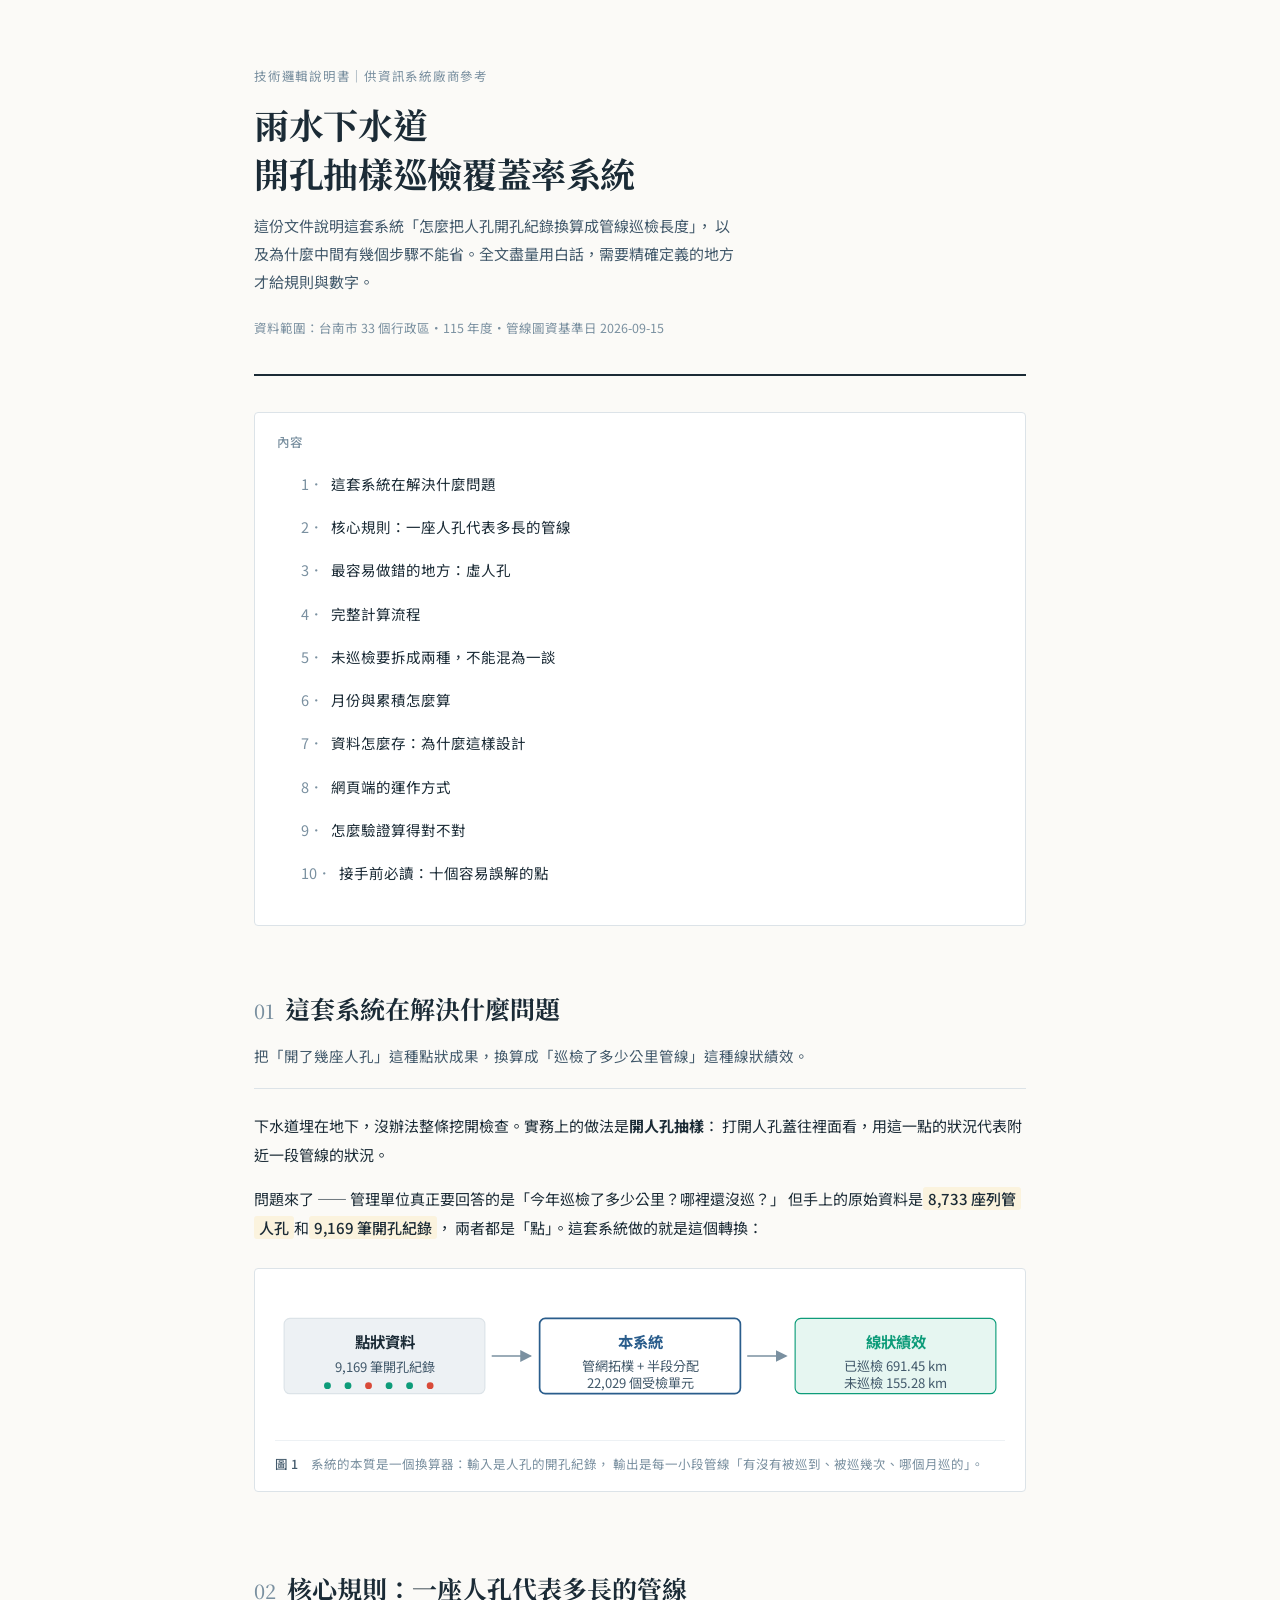
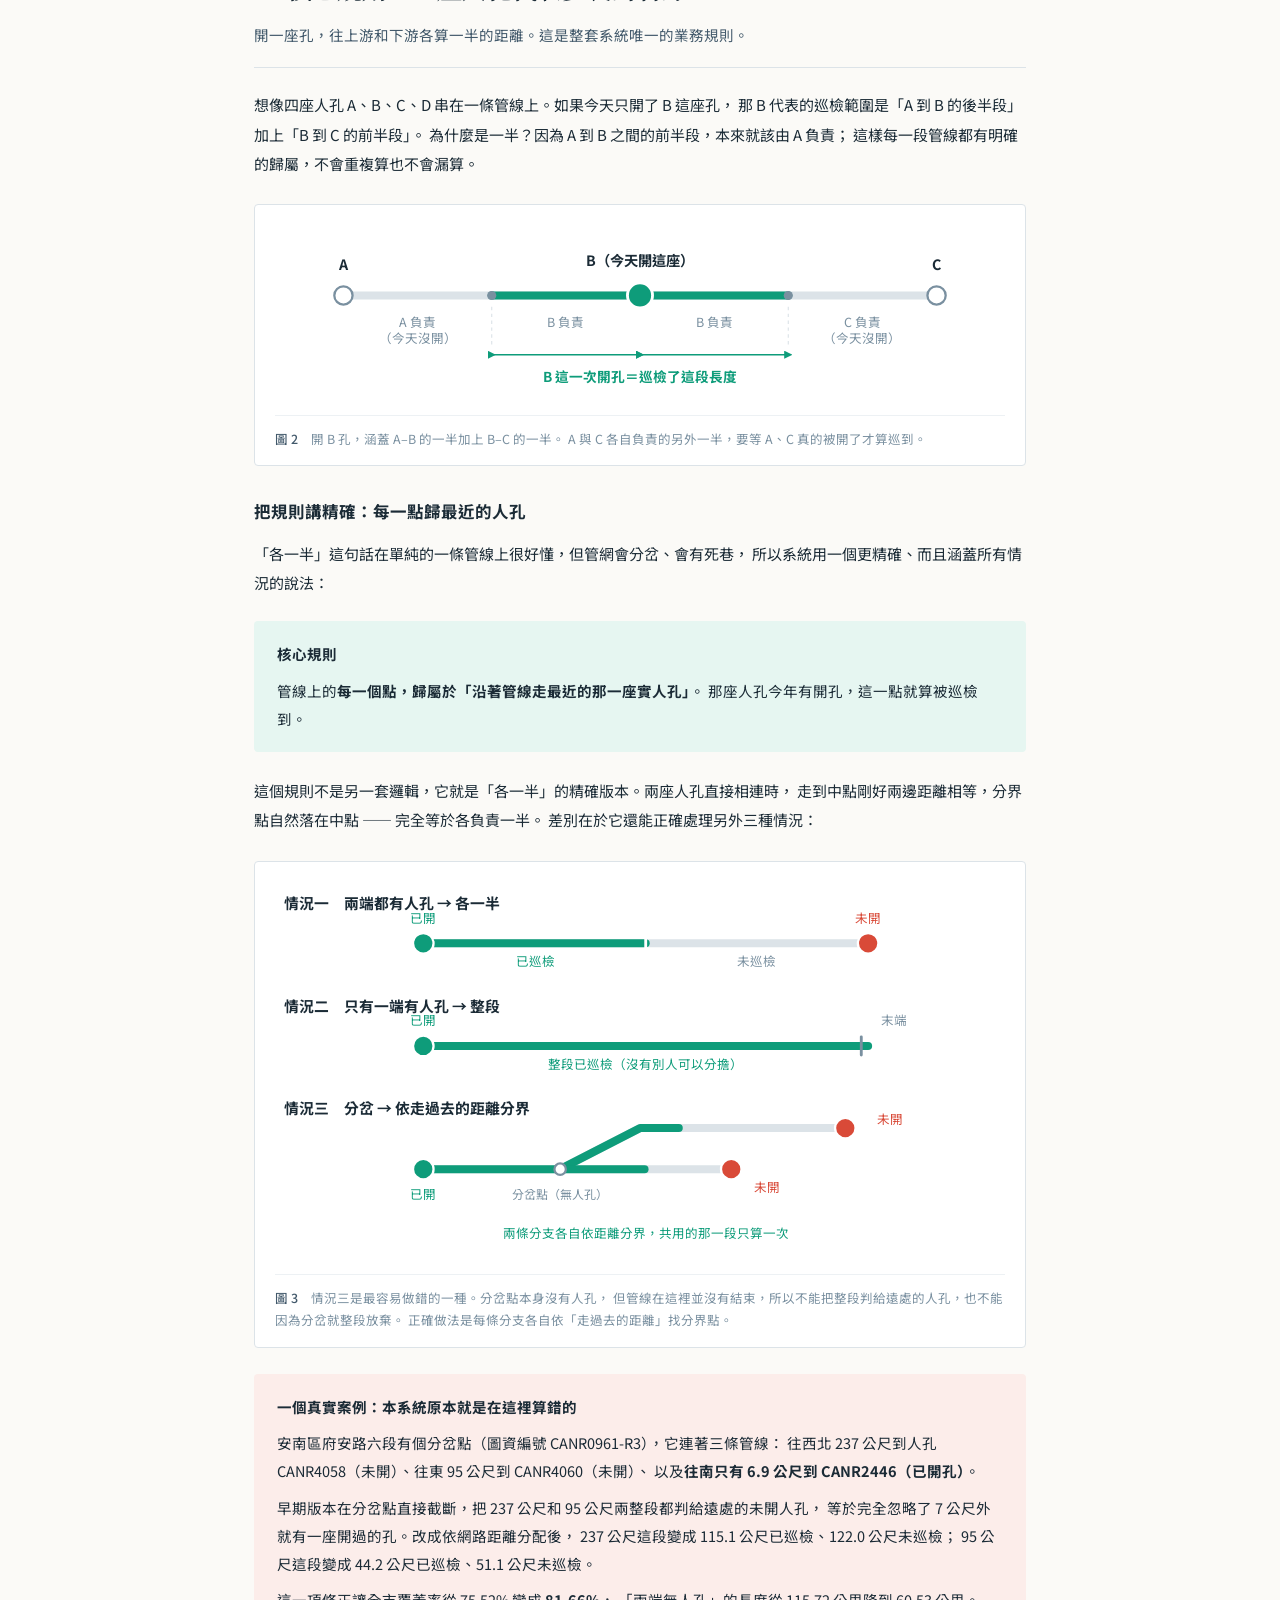
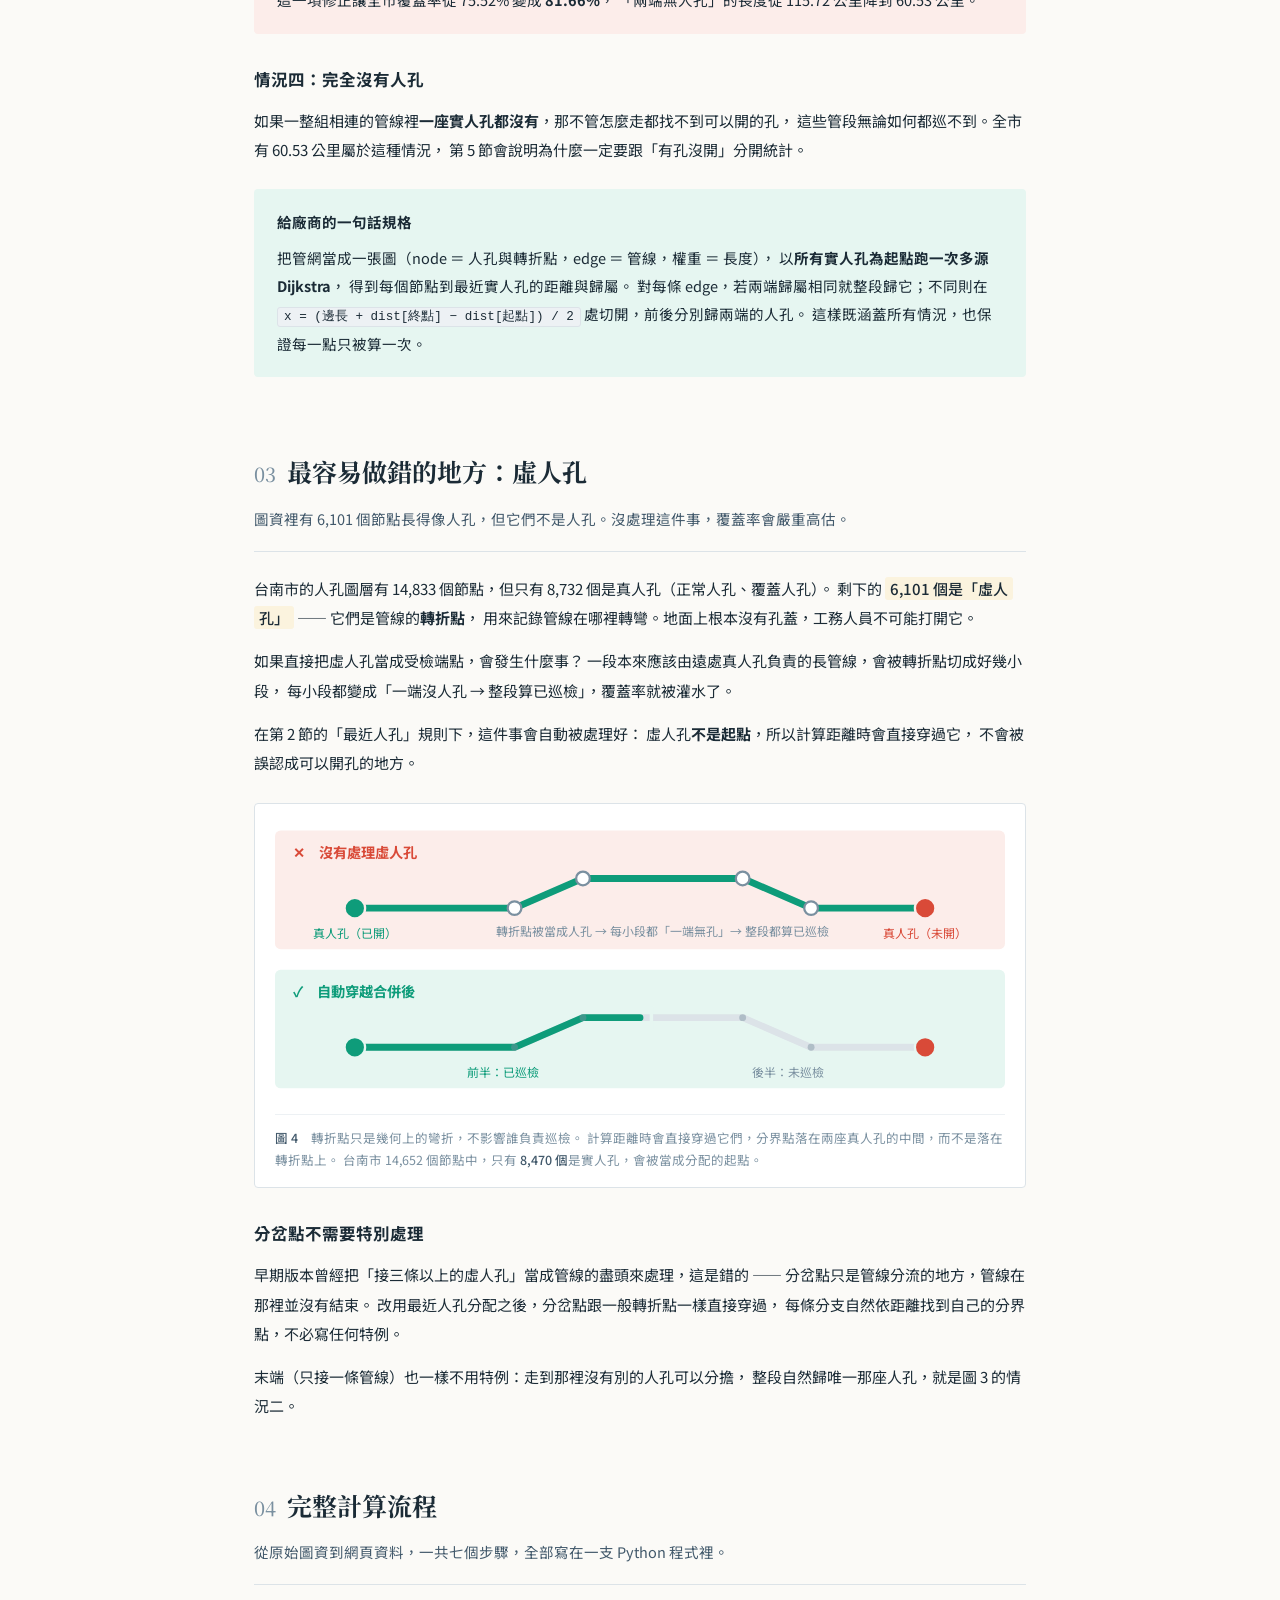
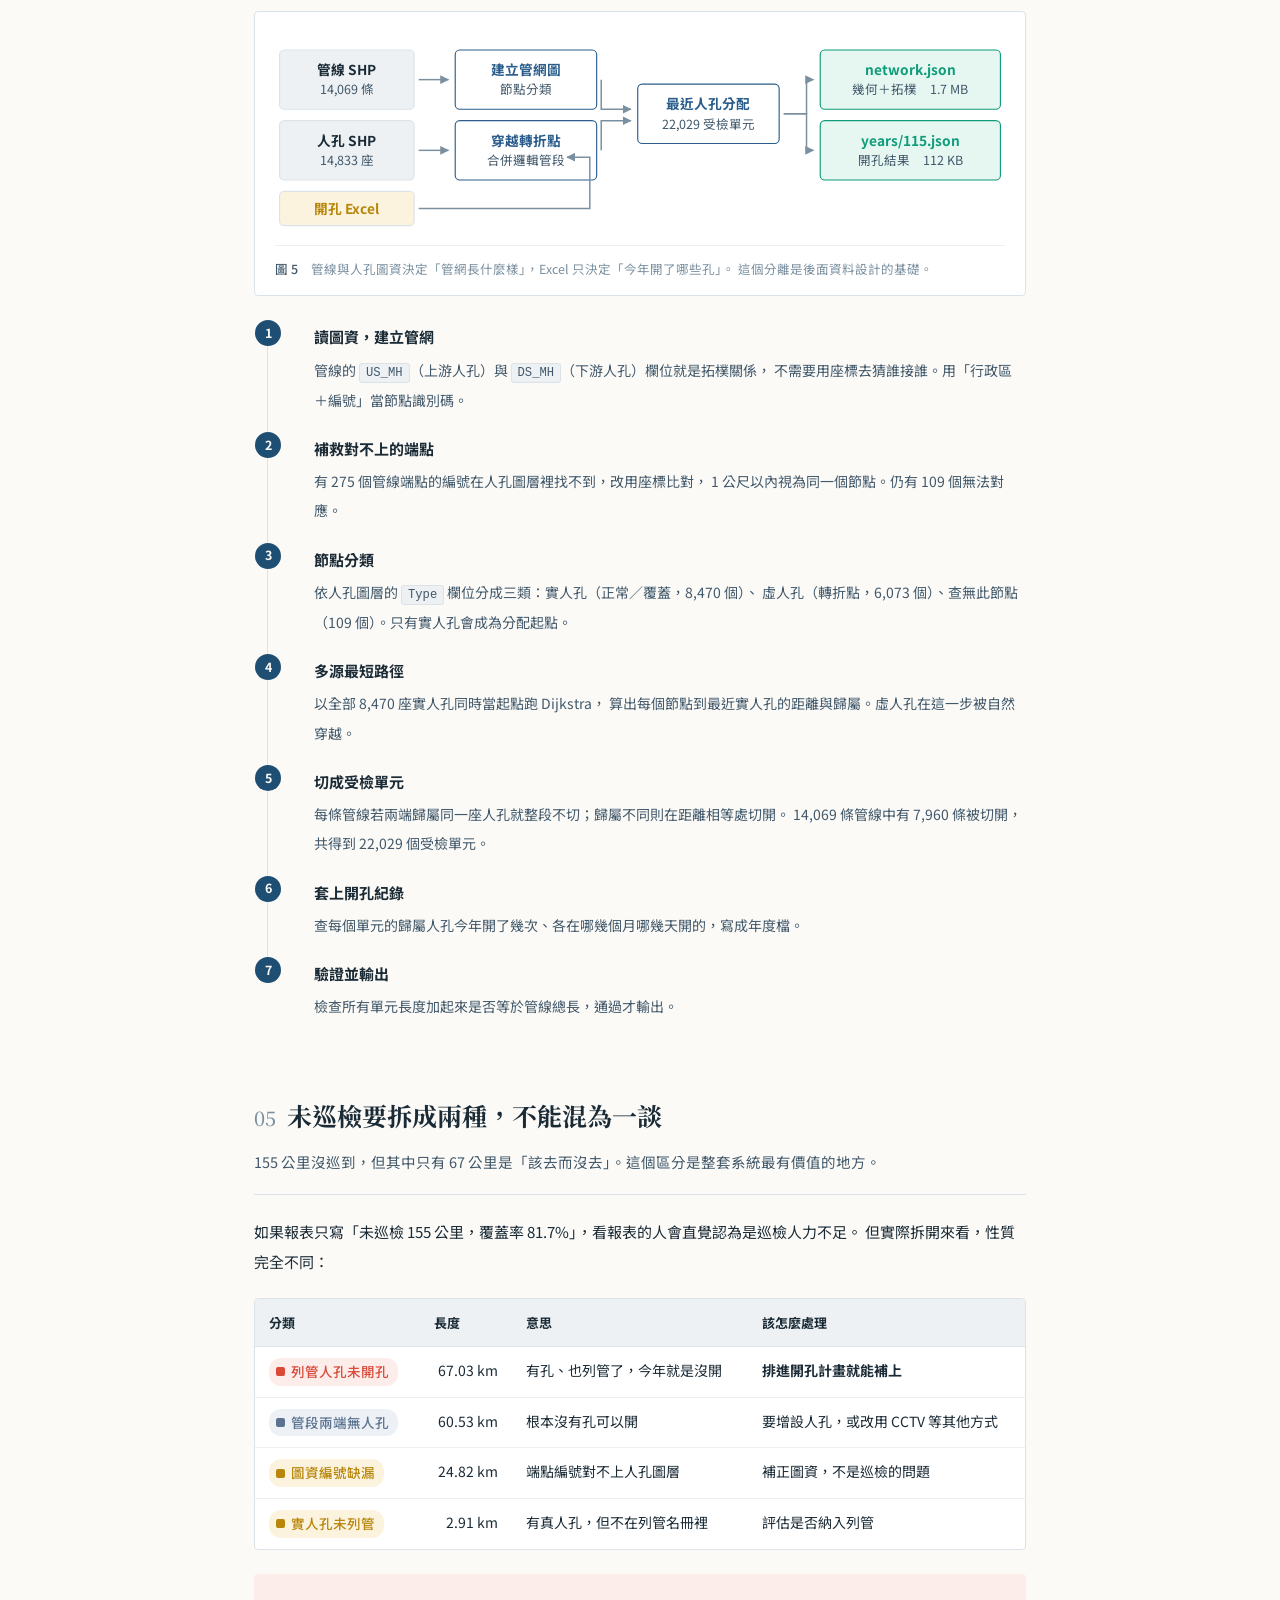
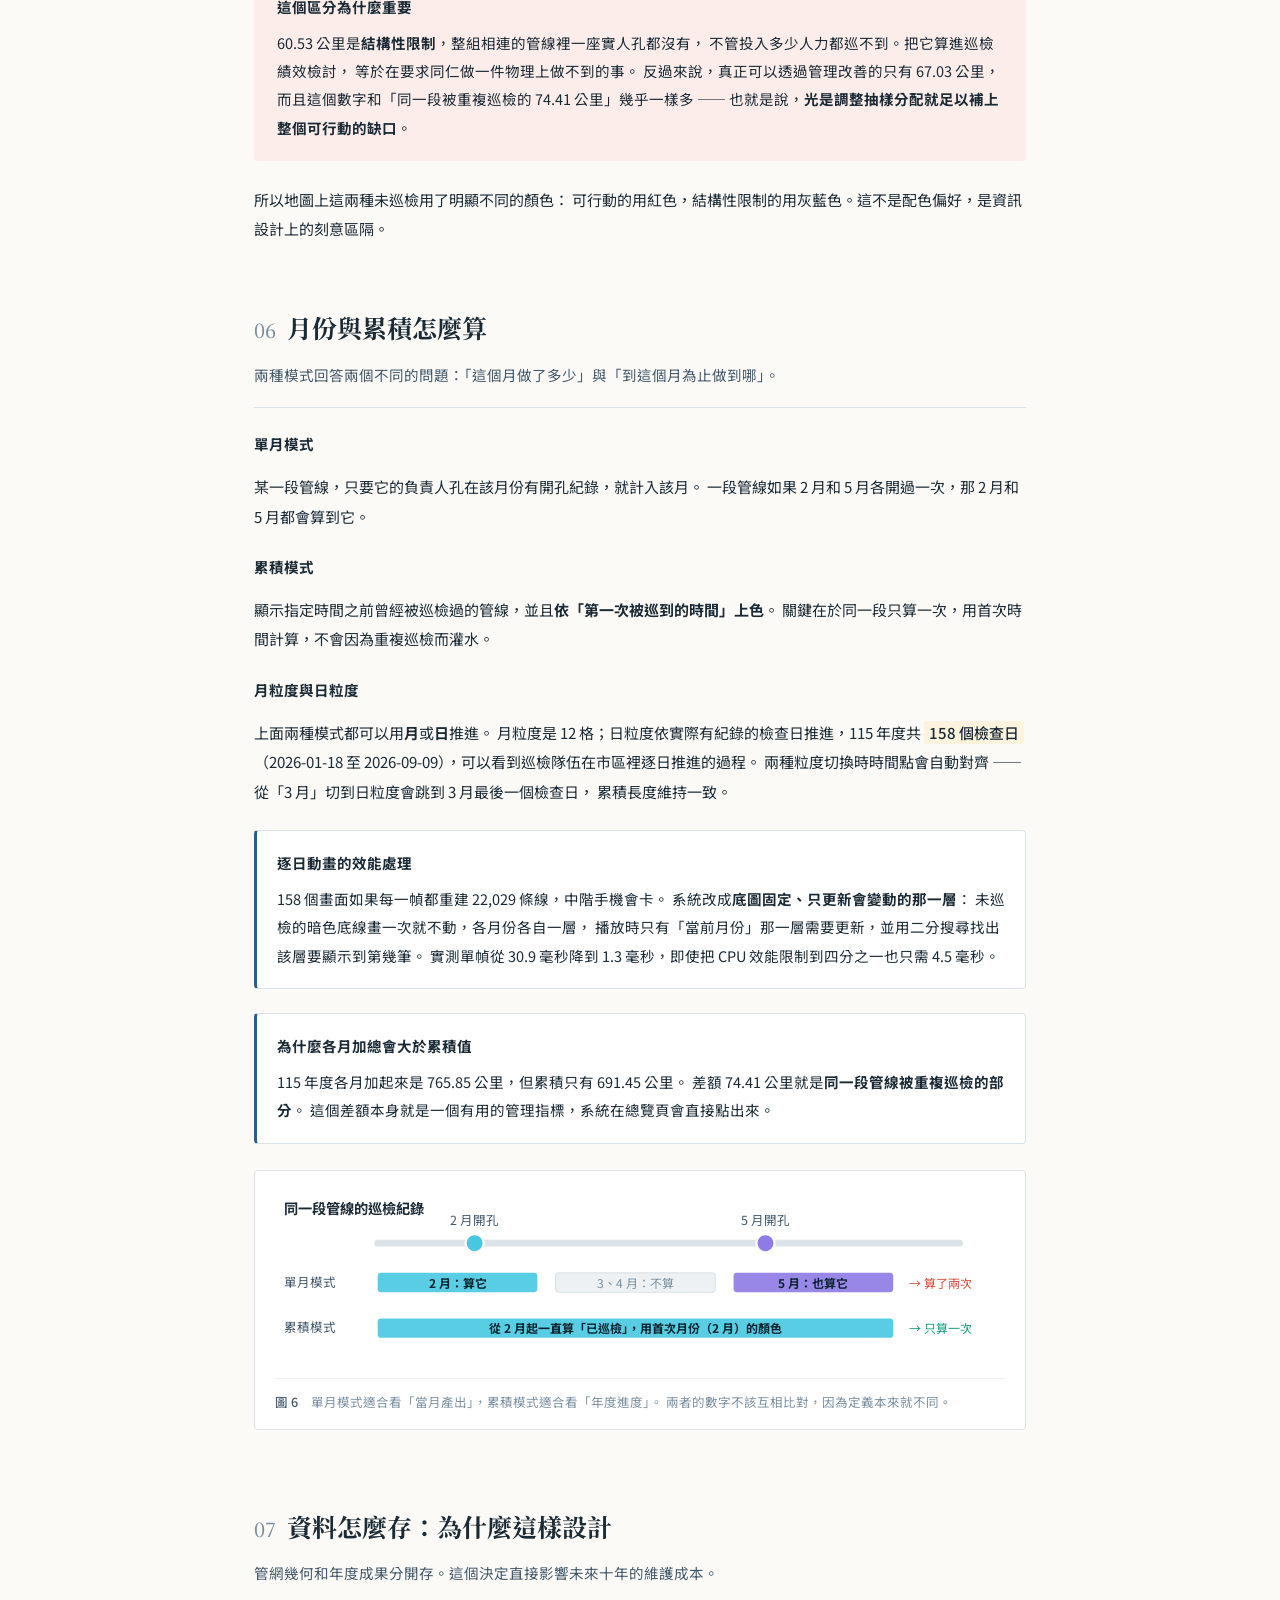
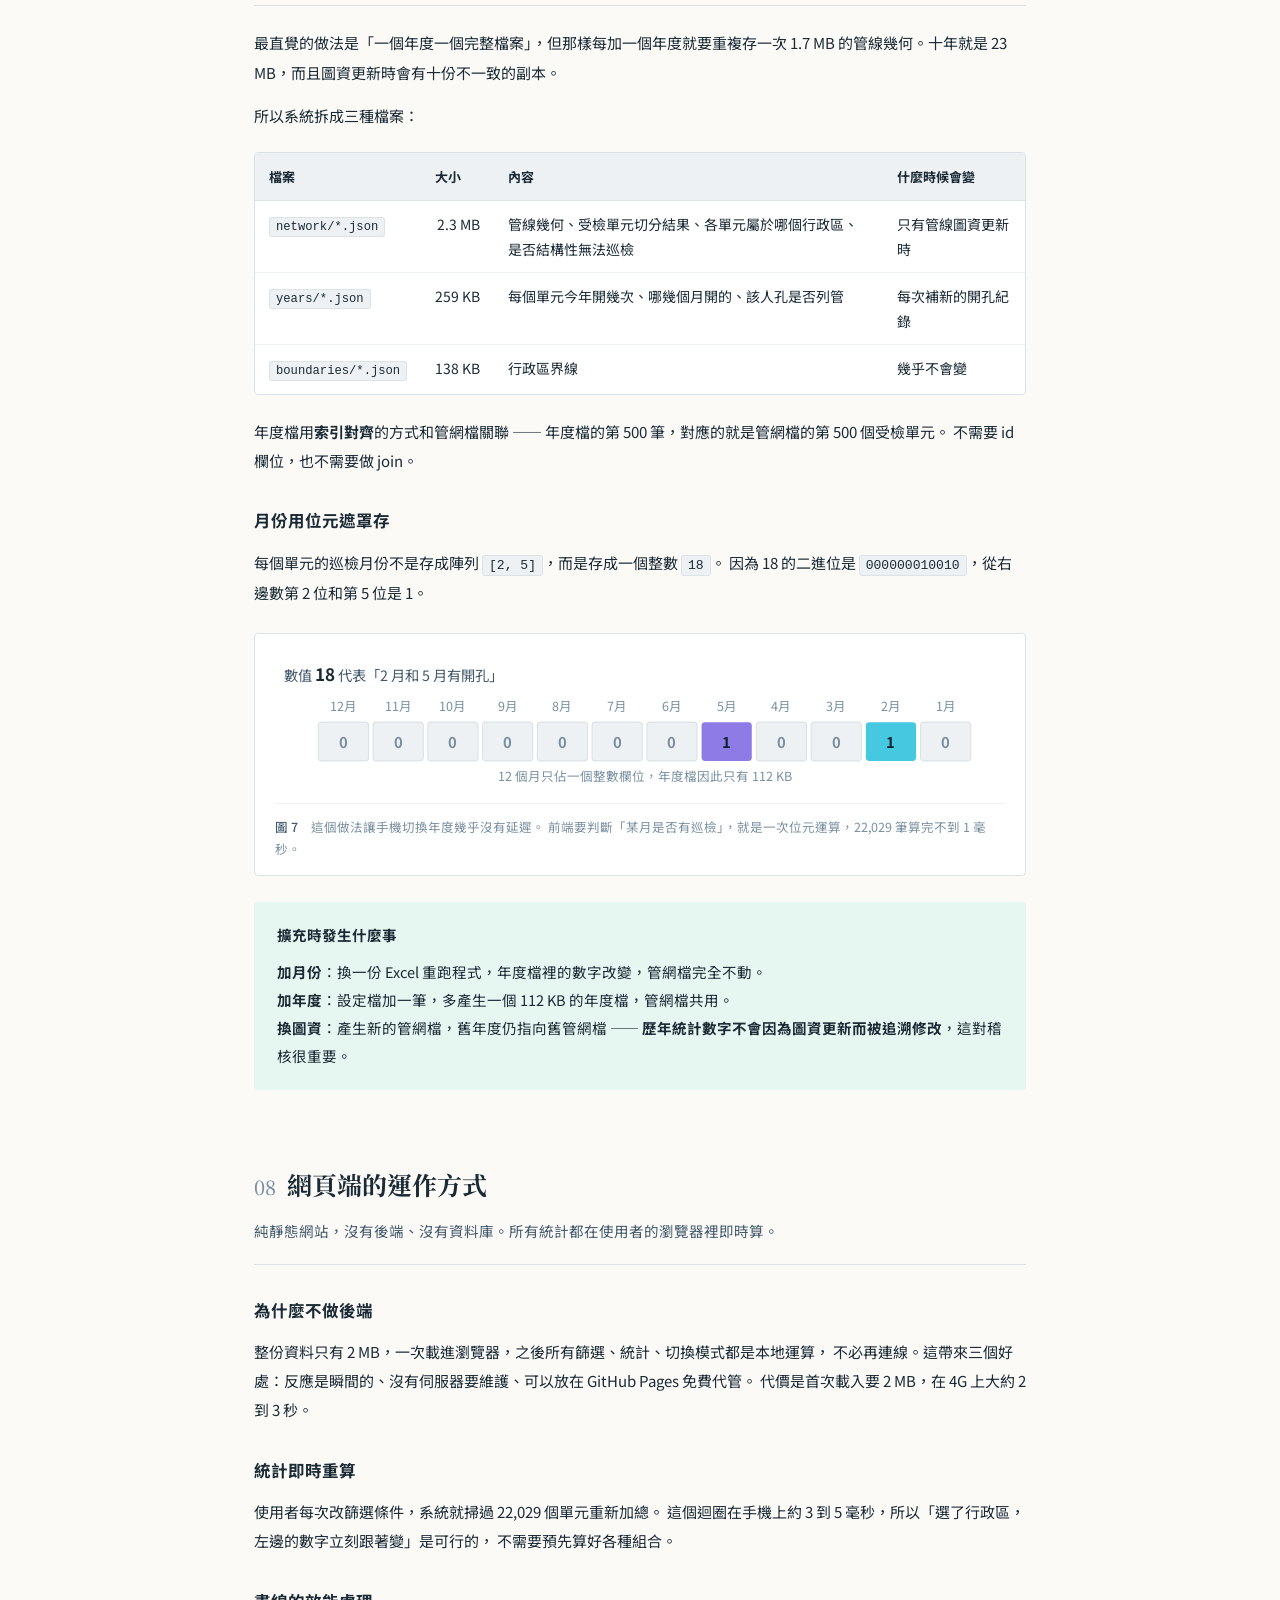
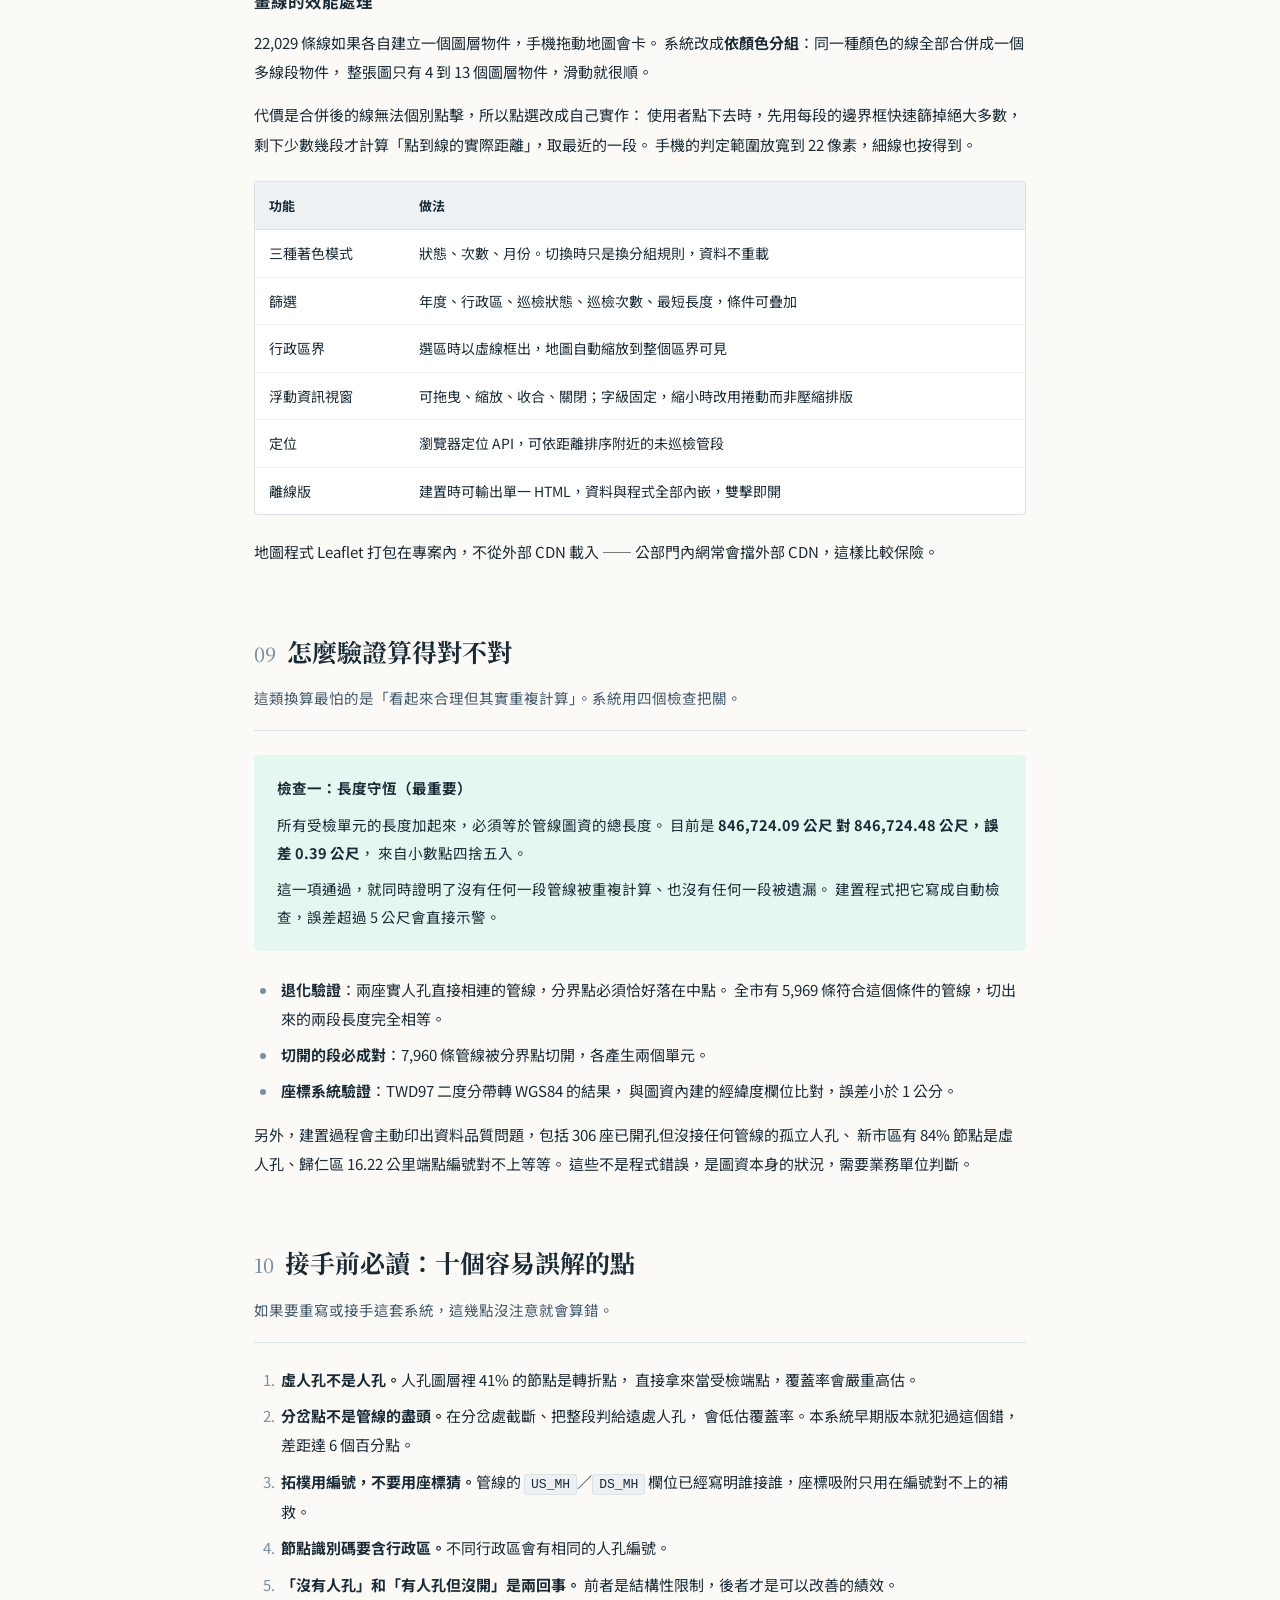
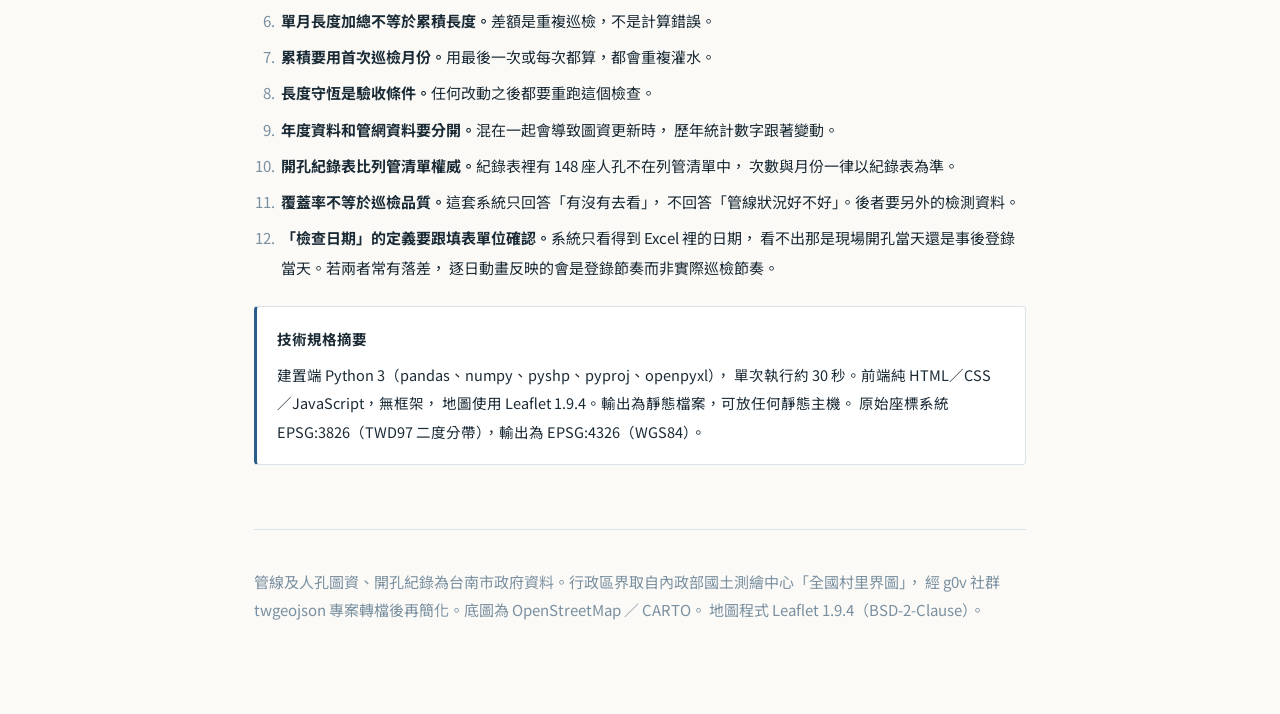
<file: docs/logic.html>
<!DOCTYPE html>
<html lang="zh-Hant">
<head>
<meta charset="utf-8">
<meta name="viewport" content="width=device-width,initial-scale=1,viewport-fit=cover">
<title>下水道開孔抽樣巡檢覆蓋率系統｜邏輯說明</title>
<link href="https://fonts.googleapis.com/css2?family=Noto+Sans+TC:wght@300;400;500;700&family=Noto+Serif+TC:wght@500;700&display=swap" rel="stylesheet">
<style>
:root{
  --paper:#FBFAF7; --card:#FFFFFF; --ink:#1B2B36; --ink2:#42596B; --ink3:#7A90A0;
  --rule:#DCE3E8; --rule2:#EDF1F4;
  --ok:#0E9C7A; --okbg:#E6F6F1;
  --bad:#D94A38; --badbg:#FCEDEA;
  --str:#5B7391; --strbg:#EDF1F6;
  --dat:#B8860B; --datbg:#FBF3DE;
  --blue:#2A5D8C; --acc:#1F4E73;
}
:root:not([data-theme="light"]){
  @media (prefers-color-scheme: dark){
    --paper:#0F1A22; --card:#16242E; --ink:#E4EDF3; --ink2:#A7BECD; --ink3:#72899A;
    --rule:#2A3E4C; --rule2:#1E303C;
    --ok:#38D6A8; --okbg:#10302A;
    --bad:#FF7A68; --badbg:#3A1F1C;
    --str:#94AECB; --strbg:#1E2E3D;
    --dat:#E8C05A; --datbg:#33290F;
    --blue:#7FB2DD; --acc:#9CC6E8;
  }
}
:root[data-theme="dark"]{
  --paper:#0F1A22; --card:#16242E; --ink:#E4EDF3; --ink2:#A7BECD; --ink3:#72899A;
  --rule:#2A3E4C; --rule2:#1E303C;
  --ok:#38D6A8; --okbg:#10302A; --bad:#FF7A68; --badbg:#3A1F1C;
  --str:#94AECB; --strbg:#1E2E3D; --dat:#E8C05A; --datbg:#33290F;
  --blue:#7FB2DD; --acc:#9CC6E8;
}
*{box-sizing:border-box;margin:0;padding:0}
body{background:var(--paper);color:var(--ink);
  font-family:"Noto Sans TC","Noto Sans CJK TC","PingFang TC","Microsoft JhengHei",system-ui,-apple-system,sans-serif;
  font-weight:400;line-height:1.95;-webkit-font-smoothing:antialiased;
  padding:0 20px 80px}
.wrap{max-width:772px;margin:0 auto}
.num{font-variant-numeric:tabular-nums lining-nums}

/* 標題區 */
header{padding:64px 0 34px;border-bottom:2px solid var(--ink);margin-bottom:8px}
.kicker{font-size:12.5px;color:var(--ink3);letter-spacing:.06em;margin-bottom:12px}
h1{font-family:"Noto Serif TC","Noto Serif CJK TC","Songti TC",serif;font-weight:700;font-size:clamp(25px,5.4vw,35px);
  line-height:1.4;letter-spacing:-.01em}
.sub{margin-top:14px;font-size:15px;color:var(--ink2);line-height:1.85;max-width:60ch}
.meta{margin-top:20px;font-size:12.5px;color:var(--ink3)}

/* 目錄 */
nav{margin:36px 0 12px;padding:20px 22px;background:var(--card);
  border:1px solid var(--rule);border-radius:4px}
nav h2{font-size:12.5px;color:var(--ink3);font-weight:500;margin-bottom:12px;
  font-family:"Noto Sans TC",sans-serif}
nav ol{list-style:none;counter-reset:n}
nav li{counter-increment:n;padding:4px 0;font-size:14.5px}
nav li::before{content:counter(n) "．";color:var(--ink3);margin-right:7px}
nav a{color:var(--ink);text-decoration:none;border-bottom:1px solid transparent}
nav a:hover{border-bottom-color:var(--ink3)}

/* 章節 */
section{padding-top:52px}
h2{font-family:"Noto Serif TC","Noto Serif CJK TC","Songti TC",serif;font-size:clamp(20px,3.8vw,25px);font-weight:700;
  line-height:1.5;margin-bottom:6px;scroll-margin-top:20px}
h2 .no{color:var(--ink3);font-weight:500;margin-right:11px;font-size:.78em}
.lead{color:var(--ink2);font-size:14.5px;margin-bottom:22px;padding-bottom:18px;
  border-bottom:1px solid var(--rule)}
h3{font-size:16.5px;font-weight:700;margin:32px 0 10px;line-height:1.6}
h4{font-size:14.5px;font-weight:700;margin:22px 0 6px;color:var(--ink)}
p{margin:14px 0;font-size:15px}
strong{font-weight:700}
em{font-style:normal;background:var(--datbg);padding:1px 5px;border-radius:3px;
  font-weight:500;box-decoration-break:clone;-webkit-box-decoration-break:clone}
code{font-family:ui-monospace,"SFMono-Regular",Menlo,Consolas,monospace;
  font-size:.87em;background:var(--rule2);padding:2px 6px;border-radius:3px;
  border:1px solid var(--rule)}
ul,ol{margin:14px 0 14px 4px;padding-left:20px}
li{margin:7px 0;font-size:15px;padding-left:3px}
li::marker{color:var(--ink3)}

/* 圖 */
figure{margin:26px 0;padding:22px 20px 16px;background:var(--card);
  border:1px solid var(--rule);border-radius:4px;overflow-x:auto}
figure svg{display:block;width:100%;height:auto;min-width:440px}
figcaption{margin-top:14px;padding-top:12px;border-top:1px solid var(--rule2);
  font-size:12.5px;color:var(--ink3);line-height:1.75}
figcaption b{color:var(--ink2);font-weight:500}

/* 重點框 */
.box{margin:24px 0;padding:18px 20px;border-radius:4px;border:1px solid var(--rule);
  background:var(--card);border-left:3px solid var(--blue)}
.box.warn{border-left-color:var(--bad);background:var(--badbg);border-color:transparent}
.box.key{border-left-color:var(--ok);background:var(--okbg);border-color:transparent}
.box h4{margin:0 0 8px;font-size:14.5px}
.box p{margin:8px 0;font-size:14.5px}
.box p:last-child{margin-bottom:0}

/* 表 */
.tw{overflow-x:auto;margin:22px 0;border:1px solid var(--rule);border-radius:4px;
  background:var(--card)}
table{border-collapse:collapse;width:100%;min-width:480px;font-size:14px}
th{background:var(--rule2);font-weight:700;text-align:left;padding:11px 14px;
  border-bottom:1px solid var(--rule);white-space:nowrap;font-size:13px}
td{padding:11px 14px;border-bottom:1px solid var(--rule2);vertical-align:top;line-height:1.75}
tr:last-child td{border-bottom:none}
td.n{text-align:right;white-space:nowrap;font-variant-numeric:tabular-nums}

/* 步驟 */
.steps{counter-reset:s;list-style:none;padding:0;margin:24px 0}
.steps li{counter-increment:s;position:relative;padding:0 0 20px 46px;margin:0;
  border-left:1px solid var(--rule);margin-left:13px}
.steps li:last-child{border-left-color:transparent;padding-bottom:0}
.steps li::before{content:counter(s);position:absolute;left:-13px;top:-2px;
  width:26px;height:26px;border-radius:50%;background:var(--acc);color:var(--paper);
  display:grid;place-items:center;font-size:12.5px;font-weight:700;
  font-variant-numeric:tabular-nums}
.steps b{display:block;font-size:15px;margin-bottom:3px}
.steps span{font-size:14px;color:var(--ink2);line-height:1.8}

/* 色票 */
.chip{display:inline-flex;align-items:center;gap:6px;font-size:13.5px;
  padding:2px 9px 2px 7px;border-radius:12px;font-weight:500;white-space:nowrap}
.chip i{width:9px;height:9px;border-radius:2px;flex:none}
.c-ok{background:var(--okbg);color:var(--ok)}
.c-bad{background:var(--badbg);color:var(--bad)}
.c-str{background:var(--strbg);color:var(--str)}
.c-dat{background:var(--datbg);color:var(--dat)}

footer{margin-top:64px;padding-top:24px;border-top:1px solid var(--rule);
  font-size:13px;color:var(--ink3);line-height:1.9}

@media print{
  body{background:#fff;padding:0;font-size:10.5pt;line-height:1.85}
  .wrap{max-width:none}
  header{padding:0 0 20px}
  nav{break-after:page;background:none;border-color:#CBD5DC}
  section{padding-top:26px;break-inside:auto}
  h2{break-after:avoid;break-inside:avoid}
  .lead,h3,h4{break-after:avoid}
  figure,.box,.tw,.steps li{break-inside:avoid}
  figure{border-color:#CBD5DC}
  p,li{orphans:3;widows:3}
  a{color:inherit;text-decoration:none}
}
@media(max-width:560px){
  body{padding:0 15px 60px;line-height:1.85}
  header{padding-top:44px}
  figure{padding:16px 12px 12px}
}
</style>
</head>
<body>
<div class="wrap">

<header>
  <div class="kicker">技術邏輯說明書｜供資訊系統廠商參考</div>
  <h1>雨水下水道<br>開孔抽樣巡檢覆蓋率系統</h1>
  <p class="sub">這份文件說明這套系統「怎麼把人孔開孔紀錄換算成管線巡檢長度」，
     以及為什麼中間有幾個步驟不能省。全文盡量用白話，需要精確定義的地方才給規則與數字。</p>
  <div class="meta">資料範圍：台南市 33 個行政區・115 年度・管線圖資基準日 2026-09-15</div>
</header>

<nav>
  <h2>內容</h2>
  <ol>
    <li><a href="#s1">這套系統在解決什麼問題</a></li>
    <li><a href="#s2">核心規則：一座人孔代表多長的管線</a></li>
    <li><a href="#s3">最容易做錯的地方：虛人孔</a></li>
    <li><a href="#s4">完整計算流程</a></li>
    <li><a href="#s5">未巡檢要拆成兩種，不能混為一談</a></li>
    <li><a href="#s6">月份與累積怎麼算</a></li>
    <li><a href="#s7">資料怎麼存：為什麼這樣設計</a></li>
    <li><a href="#s8">網頁端的運作方式</a></li>
    <li><a href="#s9">怎麼驗證算得對不對</a></li>
    <li><a href="#s10">接手前必讀：十個容易誤解的點</a></li>
  </ol>
</nav>

<!-- ══════════════ 1 ══════════════ -->
<section id="s1">
  <h2><span class="no">01</span>這套系統在解決什麼問題</h2>
  <p class="lead">把「開了幾座人孔」這種點狀成果，換算成「巡檢了多少公里管線」這種線狀績效。</p>

  <p>下水道埋在地下，沒辦法整條挖開檢查。實務上的做法是<strong>開人孔抽樣</strong>：
     打開人孔蓋往裡面看，用這一點的狀況代表附近一段管線的狀況。</p>

  <p>問題來了 —— 管理單位真正要回答的是「今年巡檢了多少公里？哪裡還沒巡？」
     但手上的原始資料是<em>8,733 座列管人孔</em>和<em>9,169 筆開孔紀錄</em>，
     兩者都是「點」。這套系統做的就是這個轉換：</p>

  <figure>
    <svg viewBox="0 0 640 118" role="img" aria-label="從點狀開孔紀錄轉換為線狀巡檢長度">
      <g font-family="Noto Sans TC, Noto Sans CJK TC, sans-serif">
        <rect x="8" y="24" width="176" height="66" rx="5" fill="var(--rule2)" stroke="var(--rule)"/>
        <text x="96" y="50" text-anchor="middle" font-size="13.5" font-weight="700" fill="var(--ink)">點狀資料</text>
        <text x="96" y="71" text-anchor="middle" font-size="11.5" fill="var(--ink2)">9,169 筆開孔紀錄</text>
        <circle cx="46" cy="83" r="3" fill="var(--ok)"/><circle cx="64" cy="83" r="3" fill="var(--ok)"/>
        <circle cx="82" cy="83" r="3" fill="var(--bad)"/><circle cx="100" cy="83" r="3" fill="var(--ok)"/>
        <circle cx="118" cy="83" r="3" fill="var(--ok)"/><circle cx="136" cy="83" r="3" fill="var(--bad)"/>

        <rect x="232" y="24" width="176" height="66" rx="5" fill="var(--card)" stroke="var(--blue)" stroke-width="1.5"/>
        <text x="320" y="50" text-anchor="middle" font-size="13.5" font-weight="700" fill="var(--blue)">本系統</text>
        <text x="320" y="70" text-anchor="middle" font-size="11.5" fill="var(--ink2)">管網拓樸 + 半段分配</text>
        <text x="320" y="85" text-anchor="middle" font-size="11.5" fill="var(--ink2)">22,029 個受檢單元</text>

        <rect x="456" y="24" width="176" height="66" rx="5" fill="var(--okbg)" stroke="var(--ok)"/>
        <text x="544" y="50" text-anchor="middle" font-size="13.5" font-weight="700" fill="var(--ok)">線狀績效</text>
        <text x="544" y="70" text-anchor="middle" font-size="11.5" fill="var(--ink2)">已巡檢 691.45 km</text>
        <text x="544" y="85" text-anchor="middle" font-size="11.5" fill="var(--ink2)">未巡檢 155.28 km</text>

        <path d="M190 57h34" stroke="var(--ink3)" stroke-width="1.5" marker-end="url(#ar)"/>
        <path d="M414 57h34" stroke="var(--ink3)" stroke-width="1.5" marker-end="url(#ar)"/>
        <defs><marker id="ar" markerWidth="7" markerHeight="7" refX="6" refY="3.5" orient="auto">
          <path d="M0 0l7 3.5L0 7z" fill="var(--ink3)"/></marker></defs>
      </g>
    </svg>
    <figcaption><b>圖 1</b>　系統的本質是一個換算器：輸入是人孔的開孔紀錄，
      輸出是每一小段管線「有沒有被巡到、被巡幾次、哪個月巡的」。</figcaption>
  </figure>
</section>

<!-- ══════════════ 2 ══════════════ -->
<section id="s2">
  <h2><span class="no">02</span>核心規則：一座人孔代表多長的管線</h2>
  <p class="lead">開一座孔，往上游和下游各算一半的距離。這是整套系統唯一的業務規則。</p>

  <p>想像四座人孔 A、B、C、D 串在一條管線上。如果今天只開了 B 這座孔，
     那 B 代表的巡檢範圍是「A 到 B 的後半段」加上「B 到 C 的前半段」。
     為什麼是一半？因為 A 到 B 之間的前半段，本來就該由 A 負責；
     這樣每一段管線都有明確的歸屬，不會重複算也不會漏算。</p>

  <figure>
    <svg viewBox="0 0 640 152" role="img" aria-label="開孔涵蓋上下游各一半距離">
      <g font-family="Noto Sans TC, Noto Sans CJK TC, sans-serif">
        <line x1="60" y1="60" x2="580" y2="60" stroke="var(--rule)" stroke-width="7" stroke-linecap="round"/>
        <line x1="190" y1="60" x2="450" y2="60" stroke="var(--ok)" stroke-width="7" stroke-linecap="round"/>
        <g fill="var(--ink3)">
          <circle cx="60" cy="60" r="8" fill="var(--card)" stroke="var(--ink3)" stroke-width="2"/>
          <circle cx="320" cy="60" r="11" fill="var(--ok)" stroke="var(--card)" stroke-width="2.5"/>
          <circle cx="580" cy="60" r="8" fill="var(--card)" stroke="var(--ink3)" stroke-width="2"/>
          <circle cx="190" cy="60" r="4" fill="var(--ink3)"/><circle cx="450" cy="60" r="4" fill="var(--ink3)"/>
        </g>
        <g font-size="12.5" fill="var(--ink)" text-anchor="middle" font-weight="700">
          <text x="60" y="38">A</text><text x="320" y="34">B（今天開這座）</text><text x="580" y="38">C</text>
        </g>
        <g font-size="11" fill="var(--ink3)" text-anchor="middle">
          <text x="125" y="88">A 負責</text><text x="125" y="102">（今天沒開）</text>
          <text x="255" y="88">B 負責</text><text x="385" y="88">B 負責</text>
          <text x="515" y="88">C 負責</text><text x="515" y="102">（今天沒開）</text>
        </g>
        <path d="M190 112h130" stroke="var(--ok)" stroke-width="1.2" marker-start="url(#a2)" marker-end="url(#a2)"/>
        <path d="M320 112h130" stroke="var(--ok)" stroke-width="1.2" marker-start="url(#a2)" marker-end="url(#a2)"/>
        <text x="320" y="136" text-anchor="middle" font-size="12" fill="var(--ok)" font-weight="700">
          B 這一次開孔＝巡檢了這段長度</text>
        <line x1="190" y1="70" x2="190" y2="106" stroke="var(--rule)" stroke-dasharray="3 3"/>
        <line x1="450" y1="70" x2="450" y2="106" stroke="var(--rule)" stroke-dasharray="3 3"/>
        <defs><marker id="a2" markerWidth="6" markerHeight="6" refX="3" refY="3" orient="auto">
          <path d="M0 0l6 3L0 6z" fill="var(--ok)"/></marker></defs>
      </g>
    </svg>
    <figcaption><b>圖 2</b>　開 B 孔，涵蓋 A–B 的一半加上 B–C 的一半。
      A 與 C 各自負責的另外一半，要等 A、C 真的被開了才算巡到。</figcaption>
  </figure>

  <h3>把規則講精確：每一點歸最近的人孔</h3>
  <p>「各一半」這句話在單純的一條管線上很好懂，但管網會分岔、會有死巷，
     所以系統用一個更精確、而且涵蓋所有情況的說法：</p>

  <div class="box key">
    <h4>核心規則</h4>
    <p>管線上的<strong>每一個點，歸屬於「沿著管線走最近的那一座實人孔」</strong>。
       那座人孔今年有開孔，這一點就算被巡檢到。</p>
  </div>

  <p>這個規則不是另一套邏輯，它就是「各一半」的精確版本。兩座人孔直接相連時，
     走到中點剛好兩邊距離相等，分界點自然落在中點 —— 完全等於各負責一半。
     差別在於它還能正確處理另外三種情況：</p>

  <figure>
    <svg viewBox="0 0 640 330" role="img" aria-label="四種覆蓋情況">
      <g font-family="Noto Sans TC, Noto Sans CJK TC, sans-serif">
        <text x="8" y="22" font-size="13" font-weight="700" fill="var(--ink)">情況一　兩端都有人孔 → 各一半</text>
        <line x1="130" y1="52" x2="520" y2="52" stroke="var(--rule)" stroke-width="7" stroke-linecap="round"/>
        <line x1="130" y1="52" x2="325" y2="52" stroke="var(--ok)" stroke-width="7" stroke-linecap="round"/>
        <circle cx="130" cy="52" r="9" fill="var(--ok)" stroke="var(--card)" stroke-width="2"/>
        <circle cx="520" cy="52" r="9" fill="var(--bad)" stroke="var(--card)" stroke-width="2"/>
        <text x="130" y="34" text-anchor="middle" font-size="11" fill="var(--ok)">已開</text>
        <text x="520" y="34" text-anchor="middle" font-size="11" fill="var(--bad)">未開</text>
        <line x1="325" y1="42" x2="325" y2="62" stroke="var(--card)" stroke-width="2.5"/>
        <text x="228" y="72" text-anchor="middle" font-size="11" fill="var(--ok)">已巡檢</text>
        <text x="422" y="72" text-anchor="middle" font-size="11" fill="var(--ink3)">未巡檢</text>

        <text x="8" y="112" font-size="13" font-weight="700" fill="var(--ink)">情況二　只有一端有人孔 → 整段</text>
        <line x1="130" y1="142" x2="520" y2="142" stroke="var(--ok)" stroke-width="7" stroke-linecap="round"/>
        <circle cx="130" cy="142" r="9" fill="var(--ok)" stroke="var(--card)" stroke-width="2"/>
        <path d="M514 134v16" stroke="var(--ink3)" stroke-width="2.5" stroke-linecap="round"/>
        <text x="130" y="124" text-anchor="middle" font-size="11" fill="var(--ok)">已開</text>
        <text x="543" y="124" text-anchor="middle" font-size="11" fill="var(--ink3)">末端</text>
        <text x="325" y="162" text-anchor="middle" font-size="11" fill="var(--ok)">整段已巡檢（沒有別人可以分擔）</text>

        <text x="8" y="202" font-size="13" font-weight="700" fill="var(--ink)">情況三　分岔 → 依走過去的距離分界</text>
        <path d="M130 250h120l70-36h180" fill="none" stroke="var(--rule)" stroke-width="7"
              stroke-linecap="round" stroke-linejoin="round"/>
        <path d="M250 250h150" fill="none" stroke="var(--rule)" stroke-width="7" stroke-linecap="round"/>
        <path d="M130 250h120l70-36h34" fill="none" stroke="var(--ok)" stroke-width="7"
              stroke-linecap="round" stroke-linejoin="round"/>
        <path d="M250 250h74" fill="none" stroke="var(--ok)" stroke-width="7" stroke-linecap="round"/>
        <circle cx="130" cy="250" r="9" fill="var(--ok)" stroke="var(--card)" stroke-width="2"/>
        <circle cx="500" cy="214" r="9" fill="var(--bad)" stroke="var(--card)" stroke-width="2"/>
        <circle cx="400" cy="250" r="9" fill="var(--bad)" stroke="var(--card)" stroke-width="2"/>
        <circle cx="250" cy="250" r="5" fill="var(--card)" stroke="var(--ink3)" stroke-width="2"/>
        <text x="130" y="276" text-anchor="middle" font-size="11" fill="var(--ok)">已開</text>
        <text x="250" y="276" text-anchor="middle" font-size="10.5" fill="var(--ink3)">分岔點（無人孔）</text>
        <text x="528" y="210" font-size="11" fill="var(--bad)">未開</text>
        <text x="420" y="270" font-size="11" fill="var(--bad)">未開</text>
        <text x="325" y="310" text-anchor="middle" font-size="11" fill="var(--ok)">
          兩條分支各自依距離分界，共用的那一段只算一次</text>
      </g>
    </svg>
    <figcaption><b>圖 3</b>　情況三是最容易做錯的一種。分岔點本身沒有人孔，
      但管線在這裡並沒有結束，所以不能把整段判給遠處的人孔，也不能因為分岔就整段放棄。
      正確做法是每條分支各自依「走過去的距離」找分界點。</figcaption>
  </figure>

  <div class="box warn">
    <h4>一個真實案例：本系統原本就是在這裡算錯的</h4>
    <p>安南區府安路六段有個分岔點（圖資編號 CANR0961-R3），它連著三條管線：
       往西北 237 公尺到人孔 CANR4058（未開）、往東 95 公尺到 CANR4060（未開）、
       以及<strong>往南只有 6.9 公尺到 CANR2446（已開孔）</strong>。</p>
    <p>早期版本在分岔點直接截斷，把 237 公尺和 95 公尺兩整段都判給遠處的未開人孔，
       等於完全忽略了 7 公尺外就有一座開過的孔。改成依網路距離分配後，
       237 公尺這段變成 115.1 公尺已巡檢、122.0 公尺未巡檢；
       95 公尺這段變成 44.2 公尺已巡檢、51.1 公尺未巡檢。</p>
    <p>這一項修正讓全市覆蓋率從 75.52% 變成 <strong>81.66%</strong>，
       「兩端無人孔」的長度從 115.72 公里降到 60.53 公里。</p>
  </div>

  <h3>情況四：完全沒有人孔</h3>
  <p>如果一整組相連的管線裡<strong>一座實人孔都沒有</strong>，那不管怎麼走都找不到可以開的孔，
     這些管段無論如何都巡不到。全市有 60.53 公里屬於這種情況，
     第 5 節會說明為什麼一定要跟「有孔沒開」分開統計。</p>

  <div class="box key">
    <h4>給廠商的一句話規格</h4>
    <p>把管網當成一張圖（node ＝ 人孔與轉折點，edge ＝ 管線，權重 ＝ 長度），
       以<strong>所有實人孔為起點跑一次多源 Dijkstra</strong>，
       得到每個節點到最近實人孔的距離與歸屬。
       對每條 edge，若兩端歸屬相同就整段歸它；不同則在
       <code>x = (邊長 + dist[終點] − dist[起點]) / 2</code> 處切開，前後分別歸兩端的人孔。
       這樣既涵蓋所有情況，也保證每一點只被算一次。</p>
  </div>

<!-- ══════════════ 3 ══════════════ -->
<section id="s3">
  <h2><span class="no">03</span>最容易做錯的地方：虛人孔</h2>
  <p class="lead">圖資裡有 6,101 個節點長得像人孔，但它們不是人孔。沒處理這件事，覆蓋率會嚴重高估。</p>

  <p>台南市的人孔圖層有 14,833 個節點，但只有 8,732 個是真人孔（正常人孔、覆蓋人孔）。
     剩下的 <em>6,101 個是「虛人孔」</em> —— 它們是管線的<strong>轉折點</strong>，
     用來記錄管線在哪裡轉彎。地面上根本沒有孔蓋，工務人員不可能打開它。</p>

  <p>如果直接把虛人孔當成受檢端點，會發生什麼事？
     一段本來應該由遠處真人孔負責的長管線，會被轉折點切成好幾小段，
     每小段都變成「一端沒人孔 → 整段算已巡檢」，覆蓋率就被灌水了。</p>

  <p>在第 2 節的「最近人孔」規則下，這件事會自動被處理好：
     虛人孔<strong>不是起點</strong>，所以計算距離時會直接穿過它，
     不會被誤認成可以開孔的地方。</p>

  <figure>
    <svg viewBox="0 0 640 240" role="img" aria-label="虛人孔穿越合併前後對照">
      <g font-family="Noto Sans TC, Noto Sans CJK TC, sans-serif">
        <!-- 錯誤 -->
        <rect x="0" y="4" width="640" height="104" rx="5" fill="var(--badbg)"/>
        <text x="16" y="28" font-size="12.5" font-weight="700" fill="var(--bad)">✕　沒有處理虛人孔</text>
        <path d="M70 72h140l60-26h140l60 26h100" fill="none" stroke="var(--ok)" stroke-width="6"
              stroke-linecap="round" stroke-linejoin="round"/>
        <circle cx="70" cy="72" r="9" fill="var(--ok)" stroke="var(--badbg)" stroke-width="2"/>
        <circle cx="570" cy="72" r="9" fill="var(--bad)" stroke="var(--badbg)" stroke-width="2"/>
        <g fill="var(--ink3)">
          <circle cx="210" cy="72" r="6" fill="var(--card)" stroke="var(--ink3)" stroke-width="2"/>
          <circle cx="270" cy="46" r="6" fill="var(--card)" stroke="var(--ink3)" stroke-width="2"/>
          <circle cx="410" cy="46" r="6" fill="var(--card)" stroke="var(--ink3)" stroke-width="2"/>
          <circle cx="470" cy="72" r="6" fill="var(--card)" stroke="var(--ink3)" stroke-width="2"/>
        </g>
        <text x="70" y="98" text-anchor="middle" font-size="10.5" fill="var(--ok)">真人孔（已開）</text>
        <text x="340" y="96" text-anchor="middle" font-size="10.5" fill="var(--ink3)">
          轉折點被當成人孔 → 每小段都「一端無孔」→ 整段都算已巡檢</text>
        <text x="570" y="98" text-anchor="middle" font-size="10.5" fill="var(--bad)">真人孔（未開）</text>

        <!-- 正確 -->
        <rect x="0" y="126" width="640" height="104" rx="5" fill="var(--okbg)"/>
        <text x="16" y="150" font-size="12.5" font-weight="700" fill="var(--ok)">✓　自動穿越合併後</text>
        <path d="M70 194h140l60-26h140l60 26h100" fill="none" stroke="var(--rule)" stroke-width="6"
              stroke-linecap="round" stroke-linejoin="round"/>
        <path d="M70 194h140l60-26h50" fill="none" stroke="var(--ok)" stroke-width="6"
              stroke-linecap="round" stroke-linejoin="round"/>
        <circle cx="70" cy="194" r="9" fill="var(--ok)" stroke="var(--okbg)" stroke-width="2"/>
        <circle cx="570" cy="194" r="9" fill="var(--bad)" stroke="var(--okbg)" stroke-width="2"/>
        <g opacity=".45" fill="var(--ink3)">
          <circle cx="210" cy="194" r="3"/><circle cx="270" cy="168" r="3"/>
          <circle cx="410" cy="168" r="3"/><circle cx="470" cy="194" r="3"/>
        </g>
        <text x="200" y="220" text-anchor="middle" font-size="10.5" fill="var(--ok)">前半：已巡檢</text>
        <text x="450" y="220" text-anchor="middle" font-size="10.5" fill="var(--ink3)">後半：未巡檢</text>
        <line x1="330" y1="158" x2="330" y2="178" stroke="var(--okbg)" stroke-width="3"/>
      </g>
    </svg>
    <figcaption><b>圖 4</b>　轉折點只是幾何上的彎折，不影響誰負責巡檢。
      計算距離時會直接穿過它們，分界點落在兩座真人孔的中間，而不是落在轉折點上。
      台南市 14,652 個節點中，只有 <b>8,470 個</b>是實人孔，會被當成分配的起點。</figcaption>
  </figure>

  <h3>分岔點不需要特別處理</h3>
  <p>早期版本曾經把「接三條以上的虛人孔」當成管線的盡頭來處理，這是錯的 ——
     分岔點只是管線分流的地方，管線在那裡並沒有結束。
     改用最近人孔分配之後，分岔點跟一般轉折點一樣直接穿過，
     每條分支自然依距離找到自己的分界點，不必寫任何特例。</p>
  <p>末端（只接一條管線）也一樣不用特例：走到那裡沒有別的人孔可以分擔，
     整段自然歸唯一那座人孔，就是圖 3 的情況二。</p>
</section>

<!-- ══════════════ 4 ══════════════ -->
<section id="s4">
  <h2><span class="no">04</span>完整計算流程</h2>
  <p class="lead">從原始圖資到網頁資料，一共七個步驟，全部寫在一支 Python 程式裡。</p>

  <figure>
    <svg viewBox="0 0 640 172" role="img" aria-label="資料處理流程">
      <g font-family="Noto Sans TC, Noto Sans CJK TC, sans-serif" font-size="11">
        <g>
          <rect x="4" y="14" width="118" height="52" rx="4" fill="var(--rule2)" stroke="var(--rule)"/>
          <text x="63" y="36" text-anchor="middle" font-weight="700" font-size="12" fill="var(--ink)">管線 SHP</text>
          <text x="63" y="53" text-anchor="middle" fill="var(--ink2)">14,069 條</text>
          <rect x="4" y="76" width="118" height="52" rx="4" fill="var(--rule2)" stroke="var(--rule)"/>
          <text x="63" y="98" text-anchor="middle" font-weight="700" font-size="12" fill="var(--ink)">人孔 SHP</text>
          <text x="63" y="115" text-anchor="middle" fill="var(--ink2)">14,833 座</text>
          <rect x="4" y="138" width="118" height="30" rx="4" fill="var(--datbg)" stroke="var(--rule)"/>
          <text x="63" y="158" text-anchor="middle" font-weight="700" font-size="12" fill="var(--dat)">開孔 Excel</text>
        </g>
        <g>
          <rect x="158" y="14" width="124" height="52" rx="4" fill="var(--card)" stroke="var(--blue)"/>
          <text x="220" y="36" text-anchor="middle" font-weight="700" font-size="12" fill="var(--blue)">建立管網圖</text>
          <text x="220" y="53" text-anchor="middle" fill="var(--ink2)">節點分類</text>
          <rect x="158" y="76" width="124" height="52" rx="4" fill="var(--card)" stroke="var(--blue)"/>
          <text x="220" y="98" text-anchor="middle" font-weight="700" font-size="12" fill="var(--blue)">穿越轉折點</text>
          <text x="220" y="115" text-anchor="middle" fill="var(--ink2)">合併邏輯管段</text>
        </g>
        <g>
          <rect x="318" y="44" width="124" height="52" rx="4" fill="var(--card)" stroke="var(--blue)"/>
          <text x="380" y="66" text-anchor="middle" font-weight="700" font-size="12" fill="var(--blue)">最近人孔分配</text>
          <text x="380" y="83" text-anchor="middle" fill="var(--ink2)">22,029 受檢單元</text>
        </g>
        <g>
          <rect x="478" y="14" width="158" height="52" rx="4" fill="var(--okbg)" stroke="var(--ok)"/>
          <text x="557" y="36" text-anchor="middle" font-weight="700" font-size="12" fill="var(--ok)">network.json</text>
          <text x="557" y="53" text-anchor="middle" fill="var(--ink2)">幾何＋拓樸　1.7 MB</text>
          <rect x="478" y="76" width="158" height="52" rx="4" fill="var(--okbg)" stroke="var(--ok)"/>
          <text x="557" y="98" text-anchor="middle" font-weight="700" font-size="12" fill="var(--ok)">years/115.json</text>
          <text x="557" y="115" text-anchor="middle" fill="var(--ink2)">開孔結果　112 KB</text>
        </g>
        <g stroke="var(--ink3)" stroke-width="1.3" fill="none" marker-end="url(#a3)">
          <path d="M126 40h26"/><path d="M126 102h26"/><path d="M126 153h150v-45h-20" />
          <path d="M286 40v26h26"/><path d="M286 102v-26h26"/>
          <path d="M446 70h20v-30h6"/><path d="M446 70h20v32h6"/>
        </g>
        <defs><marker id="a3" markerWidth="6" markerHeight="6" refX="5.5" refY="3" orient="auto">
          <path d="M0 0l6 3L0 6z" fill="var(--ink3)"/></marker></defs>
      </g>
    </svg>
    <figcaption><b>圖 5</b>　管線與人孔圖資決定「管網長什麼樣」，Excel 只決定「今年開了哪些孔」。
      這個分離是後面資料設計的基礎。</figcaption>
  </figure>

  <ol class="steps">
    <li><b>讀圖資，建立管網</b>
      <span>管線的 <code>US_MH</code>（上游人孔）與 <code>DS_MH</code>（下游人孔）欄位就是拓樸關係，
        不需要用座標去猜誰接誰。用「行政區＋編號」當節點識別碼。</span></li>
    <li><b>補救對不上的端點</b>
      <span>有 275 個管線端點的編號在人孔圖層裡找不到，改用座標比對，
        1 公尺以內視為同一個節點。仍有 109 個無法對應。</span></li>
    <li><b>節點分類</b>
      <span>依人孔圖層的 <code>Type</code> 欄位分成三類：實人孔（正常／覆蓋，8,470 個）、
        虛人孔（轉折點，6,073 個）、查無此節點（109 個）。只有實人孔會成為分配起點。</span></li>
    <li><b>多源最短路徑</b>
      <span>以全部 8,470 座實人孔同時當起點跑 Dijkstra，
        算出每個節點到最近實人孔的距離與歸屬。虛人孔在這一步被自然穿越。</span></li>
    <li><b>切成受檢單元</b>
      <span>每條管線若兩端歸屬同一座人孔就整段不切；歸屬不同則在距離相等處切開。
        14,069 條管線中有 7,960 條被切開，共得到 22,029 個受檢單元。</span></li>
    <li><b>套上開孔紀錄</b>
      <span>查每個單元的歸屬人孔今年開了幾次、各在哪幾個月哪幾天開的，寫成年度檔。</span></li>
    <li><b>驗證並輸出</b>
      <span>檢查所有單元長度加起來是否等於管線總長，通過才輸出。</span></li>
  </ol>
</section>

<!-- ══════════════ 5 ══════════════ -->
<section id="s5">
  <h2><span class="no">05</span>未巡檢要拆成兩種，不能混為一談</h2>
  <p class="lead">155 公里沒巡到，但其中只有 67 公里是「該去而沒去」。這個區分是整套系統最有價值的地方。</p>

  <p>如果報表只寫「未巡檢 155 公里，覆蓋率 81.7%」，看報表的人會直覺認為是巡檢人力不足。
     但實際拆開來看，性質完全不同：</p>

  <div class="tw">
  <table>
    <tr><th>分類</th><th class="n">長度</th><th>意思</th><th>該怎麼處理</th></tr>
    <tr>
      <td><span class="chip c-bad"><i style="background:var(--bad)"></i>列管人孔未開孔</span></td>
      <td class="n">67.03 km</td>
      <td>有孔、也列管了，今年就是沒開</td>
      <td><strong>排進開孔計畫就能補上</strong></td>
    </tr>
    <tr>
      <td><span class="chip c-str"><i style="background:var(--str)"></i>管段兩端無人孔</span></td>
      <td class="n">60.53 km</td>
      <td>根本沒有孔可以開</td>
      <td>要增設人孔，或改用 CCTV 等其他方式</td>
    </tr>
    <tr>
      <td><span class="chip c-dat"><i style="background:var(--dat)"></i>圖資編號缺漏</span></td>
      <td class="n">24.82 km</td>
      <td>端點編號對不上人孔圖層</td>
      <td>補正圖資，不是巡檢的問題</td>
    </tr>
    <tr>
      <td><span class="chip c-dat"><i style="background:var(--dat)"></i>實人孔未列管</span></td>
      <td class="n">2.91 km</td>
      <td>有真人孔，但不在列管名冊裡</td>
      <td>評估是否納入列管</td>
    </tr>
  </table>
  </div>

  <div class="box warn">
    <h4>這個區分為什麼重要</h4>
    <p>60.53 公里是<strong>結構性限制</strong>，整組相連的管線裡一座實人孔都沒有，
       不管投入多少人力都巡不到。把它算進巡檢績效檢討，
       等於在要求同仁做一件物理上做不到的事。
       反過來說，真正可以透過管理改善的只有 67.03 公里，
       而且這個數字和「同一段被重複巡檢的 74.41 公里」幾乎一樣多 ——
       也就是說，<strong>光是調整抽樣分配就足以補上整個可行動的缺口</strong>。</p>
  </div>

  <p>所以地圖上這兩種未巡檢用了明顯不同的顏色：
     可行動的用紅色，結構性限制的用灰藍色。這不是配色偏好，是資訊設計上的刻意區隔。</p>
</section>

<!-- ══════════════ 6 ══════════════ -->
<section id="s6">
  <h2><span class="no">06</span>月份與累積怎麼算</h2>
  <p class="lead">兩種模式回答兩個不同的問題：「這個月做了多少」與「到這個月為止做到哪」。</p>

  <h4>單月模式</h4>
  <p>某一段管線，只要它的負責人孔在該月份有開孔紀錄，就計入該月。
     一段管線如果 2 月和 5 月各開過一次，那 2 月和 5 月都會算到它。</p>

  <h4>累積模式</h4>
  <p>顯示指定時間之前曾經被巡檢過的管線，並且<strong>依「第一次被巡到的時間」上色</strong>。
     關鍵在於同一段只算一次，用首次時間計算，不會因為重複巡檢而灌水。</p>

  <h4>月粒度與日粒度</h4>
  <p>上面兩種模式都可以用<strong>月</strong>或<strong>日</strong>推進。
     月粒度是 12 格；日粒度依實際有紀錄的檢查日推進，115 年度共 <em>158 個檢查日</em>
     （2026-01-18 至 2026-09-09），可以看到巡檢隊伍在市區裡逐日推進的過程。
     兩種粒度切換時時間點會自動對齊 —— 從「3 月」切到日粒度會跳到 3 月最後一個檢查日，
     累積長度維持一致。</p>

  <div class="box">
    <h4>逐日動畫的效能處理</h4>
    <p>158 個畫面如果每一幀都重建 22,029 條線，中階手機會卡。
       系統改成<strong>底圖固定、只更新會變動的那一層</strong>：
       未巡檢的暗色底線畫一次就不動，各月份各自一層，
       播放時只有「當前月份」那一層需要更新，並用二分搜尋找出該層要顯示到第幾筆。
       實測單幀從 30.9 毫秒降到 1.3 毫秒，即使把 CPU 效能限制到四分之一也只需 4.5 毫秒。</p>
  </div>

  <div class="box">
    <h4>為什麼各月加總會大於累積值</h4>
    <p>115 年度各月加起來是 765.85 公里，但累積只有 691.45 公里。
       差額 74.41 公里就是<strong>同一段管線被重複巡檢的部分</strong>。
       這個差額本身就是一個有用的管理指標，系統在總覽頁會直接點出來。</p>
  </div>

  <figure>
    <svg viewBox="0 0 640 150" role="img" aria-label="單月與累積的差異">
      <g font-family="Noto Sans TC, Noto Sans CJK TC, sans-serif" font-size="11">
        <text x="8" y="18" font-size="12.5" font-weight="700" fill="var(--ink)">同一段管線的巡檢紀錄</text>
        <line x1="90" y1="44" x2="600" y2="44" stroke="var(--rule)" stroke-width="6" stroke-linecap="round"/>
        <circle cx="175" cy="44" r="8" fill="#46C8E0" stroke="var(--paper)" stroke-width="2"/>
        <circle cx="430" cy="44" r="8" fill="#8E7BE6" stroke="var(--paper)" stroke-width="2"/>
        <text x="175" y="28" text-anchor="middle" fill="var(--ink2)">2 月開孔</text>
        <text x="430" y="28" text-anchor="middle" fill="var(--ink2)">5 月開孔</text>

        <text x="8" y="82" fill="var(--ink2)">單月模式</text>
        <rect x="90" y="70" width="140" height="17" rx="3" fill="#46C8E0" opacity=".9"/>
        <text x="160" y="83" text-anchor="middle" fill="#0B2530" font-size="10.5" font-weight="700">2 月：算它</text>
        <rect x="246" y="70" width="140" height="17" rx="3" fill="var(--rule2)" stroke="var(--rule)"/>
        <text x="316" y="83" text-anchor="middle" fill="var(--ink3)" font-size="10.5">3、4 月：不算</text>
        <rect x="402" y="70" width="140" height="17" rx="3" fill="#8E7BE6" opacity=".9"/>
        <text x="472" y="83" text-anchor="middle" fill="#0B2530" font-size="10.5" font-weight="700">5 月：也算它</text>
        <text x="556" y="83" fill="var(--bad)" font-size="10.5">→ 算了兩次</text>

        <text x="8" y="122" fill="var(--ink2)">累積模式</text>
        <rect x="90" y="110" width="452" height="17" rx="3" fill="#46C8E0" opacity=".9"/>
        <text x="316" y="123" text-anchor="middle" fill="#0B2530" font-size="10.5" font-weight="700">
          從 2 月起一直算「已巡檢」，用首次月份（2 月）的顏色</text>
        <text x="556" y="123" fill="var(--ok)" font-size="10.5">→ 只算一次</text>
      </g>
    </svg>
    <figcaption><b>圖 6</b>　單月模式適合看「當月產出」，累積模式適合看「年度進度」。
      兩者的數字不該互相比對，因為定義本來就不同。</figcaption>
  </figure>
</section>

<!-- ══════════════ 7 ══════════════ -->
<section id="s7">
  <h2><span class="no">07</span>資料怎麼存：為什麼這樣設計</h2>
  <p class="lead">管網幾何和年度成果分開存。這個決定直接影響未來十年的維護成本。</p>

  <p>最直覺的做法是「一個年度一個完整檔案」，但那樣每加一個年度就要重複存一次
     1.7 MB 的管線幾何。十年就是 23 MB，而且圖資更新時會有十份不一致的副本。</p>

  <p>所以系統拆成三種檔案：</p>

  <div class="tw">
  <table>
    <tr><th>檔案</th><th class="n">大小</th><th>內容</th><th>什麼時候會變</th></tr>
    <tr><td><code>network/*.json</code></td><td class="n">2.3 MB</td>
        <td>管線幾何、受檢單元切分結果、各單元屬於哪個行政區、是否結構性無法巡檢</td>
        <td>只有管線圖資更新時</td></tr>
    <tr><td><code>years/*.json</code></td><td class="n">259 KB</td>
        <td>每個單元今年開幾次、哪幾個月開的、該人孔是否列管</td>
        <td>每次補新的開孔紀錄</td></tr>
    <tr><td><code>boundaries/*.json</code></td><td class="n">138 KB</td>
        <td>行政區界線</td><td>幾乎不會變</td></tr>
  </table>
  </div>

  <p>年度檔用<strong>索引對齊</strong>的方式和管網檔關聯 ——
     年度檔的第 500 筆，對應的就是管網檔的第 500 個受檢單元。
     不需要 id 欄位，也不需要做 join。</p>

  <h3>月份用位元遮罩存</h3>
  <p>每個單元的巡檢月份不是存成陣列 <code>[2, 5]</code>，而是存成一個整數 <code>18</code>。
     因為 18 的二進位是 <code>000000010010</code>，從右邊數第 2 位和第 5 位是 1。</p>

  <figure>
    <svg viewBox="0 0 640 116" role="img" aria-label="位元遮罩示意">
      <g font-family="Noto Sans TC, Noto Sans CJK TC, sans-serif">
        <text x="8" y="22" font-size="12.5" fill="var(--ink2)">
          數值 <tspan font-weight="700" font-size="15" fill="var(--ink)">18</tspan>
          代表「2 月和 5 月有開孔」</text>
        <g font-size="11" text-anchor="middle">
          <g id="cells">
            <text x="0" y="0"></text>
          </g>
        </g>
        <g>
          <!-- 12 格 -->
          <g font-family="Noto Sans TC, Noto Sans CJK TC" font-size="11" text-anchor="middle">
            <g fill="var(--ink3)">
              <text x="60" y="48">12月</text><text x="108" y="48">11月</text><text x="156" y="48">10月</text>
              <text x="204" y="48">9月</text><text x="252" y="48">8月</text><text x="300" y="48">7月</text>
              <text x="348" y="48">6月</text><text x="396" y="48">5月</text><text x="444" y="48">4月</text>
              <text x="492" y="48">3月</text><text x="540" y="48">2月</text><text x="588" y="48">1月</text>
            </g>
            <g>
              <rect x="38" y="58" width="44" height="34" rx="3" fill="var(--rule2)" stroke="var(--rule)"/>
              <rect x="86" y="58" width="44" height="34" rx="3" fill="var(--rule2)" stroke="var(--rule)"/>
              <rect x="134" y="58" width="44" height="34" rx="3" fill="var(--rule2)" stroke="var(--rule)"/>
              <rect x="182" y="58" width="44" height="34" rx="3" fill="var(--rule2)" stroke="var(--rule)"/>
              <rect x="230" y="58" width="44" height="34" rx="3" fill="var(--rule2)" stroke="var(--rule)"/>
              <rect x="278" y="58" width="44" height="34" rx="3" fill="var(--rule2)" stroke="var(--rule)"/>
              <rect x="326" y="58" width="44" height="34" rx="3" fill="var(--rule2)" stroke="var(--rule)"/>
              <rect x="374" y="58" width="44" height="34" rx="3" fill="#8E7BE6"/>
              <rect x="422" y="58" width="44" height="34" rx="3" fill="var(--rule2)" stroke="var(--rule)"/>
              <rect x="470" y="58" width="44" height="34" rx="3" fill="var(--rule2)" stroke="var(--rule)"/>
              <rect x="518" y="58" width="44" height="34" rx="3" fill="#46C8E0"/>
              <rect x="566" y="58" width="44" height="34" rx="3" fill="var(--rule2)" stroke="var(--rule)"/>
            </g>
            <g font-size="13" font-weight="700" fill="var(--ink3)">
              <text x="60" y="81">0</text><text x="108" y="81">0</text><text x="156" y="81">0</text>
              <text x="204" y="81">0</text><text x="252" y="81">0</text><text x="300" y="81">0</text>
              <text x="348" y="81">0</text>
              <text x="396" y="81" fill="#0B2530">1</text>
              <text x="444" y="81">0</text><text x="492" y="81">0</text>
              <text x="540" y="81" fill="#0B2530">1</text>
              <text x="588" y="81">0</text>
            </g>
          </g>
          <text x="324" y="110" text-anchor="middle" font-size="11" fill="var(--ink3)">
            12 個月只佔一個整數欄位，年度檔因此只有 112 KB</text>
        </g>
      </g>
    </svg>
    <figcaption><b>圖 7</b>　這個做法讓手機切換年度幾乎沒有延遲。
      前端要判斷「某月是否有巡檢」，就是一次位元運算，22,029 筆算完不到 1 毫秒。</figcaption>
  </figure>

  <div class="box key">
    <h4>擴充時發生什麼事</h4>
    <p><strong>加月份</strong>：換一份 Excel 重跑程式，年度檔裡的數字改變，管網檔完全不動。<br>
       <strong>加年度</strong>：設定檔加一筆，多產生一個 112 KB 的年度檔，管網檔共用。<br>
       <strong>換圖資</strong>：產生新的管網檔，舊年度仍指向舊管網檔 ——
       <strong>歷年統計數字不會因為圖資更新而被追溯修改</strong>，這對稽核很重要。</p>
  </div>
</section>

<!-- ══════════════ 8 ══════════════ -->
<section id="s8">
  <h2><span class="no">08</span>網頁端的運作方式</h2>
  <p class="lead">純靜態網站，沒有後端、沒有資料庫。所有統計都在使用者的瀏覽器裡即時算。</p>

  <h3>為什麼不做後端</h3>
  <p>整份資料只有 2 MB，一次載進瀏覽器，之後所有篩選、統計、切換模式都是本地運算，
     不必再連線。這帶來三個好處：反應是瞬間的、沒有伺服器要維護、可以放在 GitHub Pages 免費代管。
     代價是首次載入要 2 MB，在 4G 上大約 2 到 3 秒。</p>

  <h3>統計即時重算</h3>
  <p>使用者每次改篩選條件，系統就掃過 22,029 個單元重新加總。
     這個迴圈在手機上約 3 到 5 毫秒，所以「選了行政區，左邊的數字立刻跟著變」是可行的，
     不需要預先算好各種組合。</p>

  <h3>畫線的效能處理</h3>
  <p>22,029 條線如果各自建立一個圖層物件，手機拖動地圖會卡。
     系統改成<strong>依顏色分組</strong>：同一種顏色的線全部合併成一個多線段物件，
     整張圖只有 4 到 13 個圖層物件，滑動就很順。</p>

  <p>代價是合併後的線無法個別點擊，所以點選改成自己實作：
     使用者點下去時，先用每段的邊界框快速篩掉絕大多數，
     剩下少數幾段才計算「點到線的實際距離」，取最近的一段。
     手機的判定範圍放寬到 22 像素，細線也按得到。</p>

  <div class="tw">
  <table>
    <tr><th>功能</th><th>做法</th></tr>
    <tr><td>三種著色模式</td><td>狀態、次數、月份。切換時只是換分組規則，資料不重載</td></tr>
    <tr><td>篩選</td><td>年度、行政區、巡檢狀態、巡檢次數、最短長度，條件可疊加</td></tr>
    <tr><td>行政區界</td><td>選區時以虛線框出，地圖自動縮放到整個區界可見</td></tr>
    <tr><td>浮動資訊視窗</td><td>可拖曳、縮放、收合、關閉；字級固定，縮小時改用捲動而非壓縮排版</td></tr>
    <tr><td>定位</td><td>瀏覽器定位 API，可依距離排序附近的未巡檢管段</td></tr>
    <tr><td>離線版</td><td>建置時可輸出單一 HTML，資料與程式全部內嵌，雙擊即開</td></tr>
  </table>
  </div>

  <p>地圖程式 Leaflet 打包在專案內，不從外部 CDN 載入 ——
     公部門內網常會擋外部 CDN，這樣比較保險。</p>
</section>

<!-- ══════════════ 9 ══════════════ -->
<section id="s9">
  <h2><span class="no">09</span>怎麼驗證算得對不對</h2>
  <p class="lead">這類換算最怕的是「看起來合理但其實重複計算」。系統用四個檢查把關。</p>

  <div class="box key">
    <h4>檢查一：長度守恆（最重要）</h4>
    <p>所有受檢單元的長度加起來，必須等於管線圖資的總長度。
       目前是 <strong>846,724.09 公尺 對 846,724.48 公尺，誤差 0.39 公尺</strong>，
       來自小數點四捨五入。</p>
    <p>這一項通過，就同時證明了沒有任何一段管線被重複計算、也沒有任何一段被遺漏。
       建置程式把它寫成自動檢查，誤差超過 5 公尺會直接示警。</p>
  </div>

  <ul>
    <li><strong>退化驗證</strong>：兩座實人孔直接相連的管線，分界點必須恰好落在中點。
        全市有 5,969 條符合這個條件的管線，切出來的兩段長度完全相等。</li>
    <li><strong>切開的段必成對</strong>：7,960 條管線被分界點切開，各產生兩個單元。</li>
    <li><strong>座標系統驗證</strong>：TWD97 二度分帶轉 WGS84 的結果，
        與圖資內建的經緯度欄位比對，誤差小於 1 公分。</li>
  </ul>

  <p>另外，建置過程會主動印出資料品質問題，包括 306 座已開孔但沒接任何管線的孤立人孔、
     新市區有 84% 節點是虛人孔、歸仁區 16.22 公里端點編號對不上等等。
     這些不是程式錯誤，是圖資本身的狀況，需要業務單位判斷。</p>
</section>

<!-- ══════════════ 10 ══════════════ -->
<section id="s10">
  <h2><span class="no">10</span>接手前必讀：十個容易誤解的點</h2>
  <p class="lead">如果要重寫或接手這套系統，這幾點沒注意就會算錯。</p>

  <ol>
    <li><strong>虛人孔不是人孔。</strong>人孔圖層裡 41% 的節點是轉折點，
        直接拿來當受檢端點，覆蓋率會嚴重高估。</li>
    <li><strong>分岔點不是管線的盡頭。</strong>在分岔處截斷、把整段判給遠處人孔，
        會低估覆蓋率。本系統早期版本就犯過這個錯，差距達 6 個百分點。</li>
    <li><strong>拓樸用編號，不要用座標猜。</strong>管線的 <code>US_MH</code>／<code>DS_MH</code>
        欄位已經寫明誰接誰，座標吸附只用在編號對不上的補救。</li>
    <li><strong>節點識別碼要含行政區。</strong>不同行政區會有相同的人孔編號。</li>
    <li><strong>「沒有人孔」和「有人孔但沒開」是兩回事。</strong>
        前者是結構性限制，後者才是可以改善的績效。</li>
    <li><strong>單月長度加總不等於累積長度。</strong>差額是重複巡檢，不是計算錯誤。</li>
    <li><strong>累積要用首次巡檢月份。</strong>用最後一次或每次都算，都會重複灌水。</li>
    <li><strong>長度守恆是驗收條件。</strong>任何改動之後都要重跑這個檢查。</li>
    <li><strong>年度資料和管網資料要分開。</strong>混在一起會導致圖資更新時，
        歷年統計數字跟著變動。</li>
    <li><strong>開孔紀錄表比列管清單權威。</strong>紀錄表裡有 148 座人孔不在列管清單中，
        次數與月份一律以紀錄表為準。</li>
    <li><strong>覆蓋率不等於巡檢品質。</strong>這套系統只回答「有沒有去看」，
        不回答「管線狀況好不好」。後者要另外的檢測資料。</li>
    <li><strong>「檢查日期」的定義要跟填表單位確認。</strong>系統只看得到 Excel 裡的日期，
        看不出那是現場開孔當天還是事後登錄當天。若兩者常有落差，
        逐日動畫反映的會是登錄節奏而非實際巡檢節奏。</li>
  </ol>

  <div class="box">
    <h4>技術規格摘要</h4>
    <p>建置端 Python 3（pandas、numpy、pyshp、pyproj、openpyxl），
       單次執行約 30 秒。前端純 HTML／CSS／JavaScript，無框架，
       地圖使用 Leaflet 1.9.4。輸出為靜態檔案，可放任何靜態主機。
       原始座標系統 EPSG:3826（TWD97 二度分帶），輸出為 EPSG:4326（WGS84）。</p>
  </div>
</section>

<footer>
  <p>管線及人孔圖資、開孔紀錄為台南市政府資料。行政區界取自內政部國土測繪中心「全國村里界圖」，
     經 g0v 社群 twgeojson 專案轉檔後再簡化。底圖為 OpenStreetMap ／ CARTO。
     地圖程式 Leaflet 1.9.4（BSD-2-Clause）。</p>
</footer>

</div>
</body>
</html>
</file>
